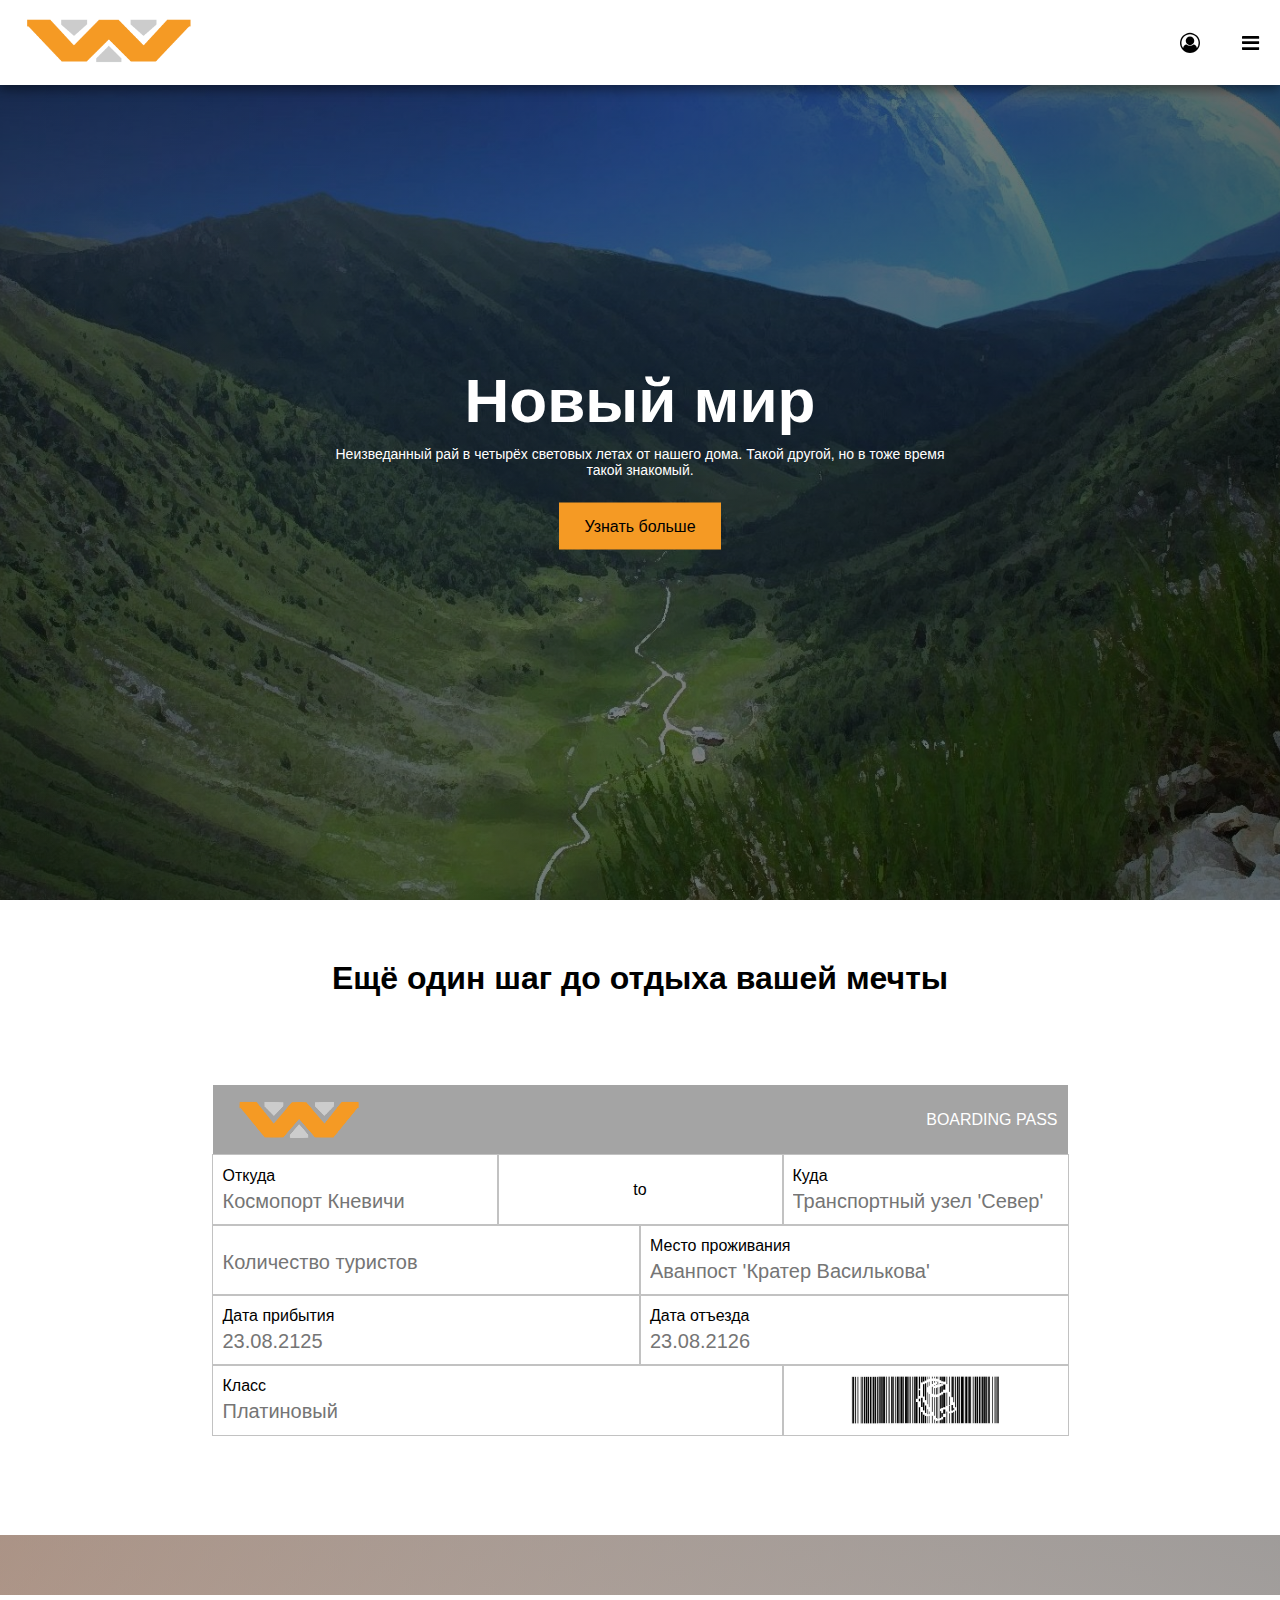
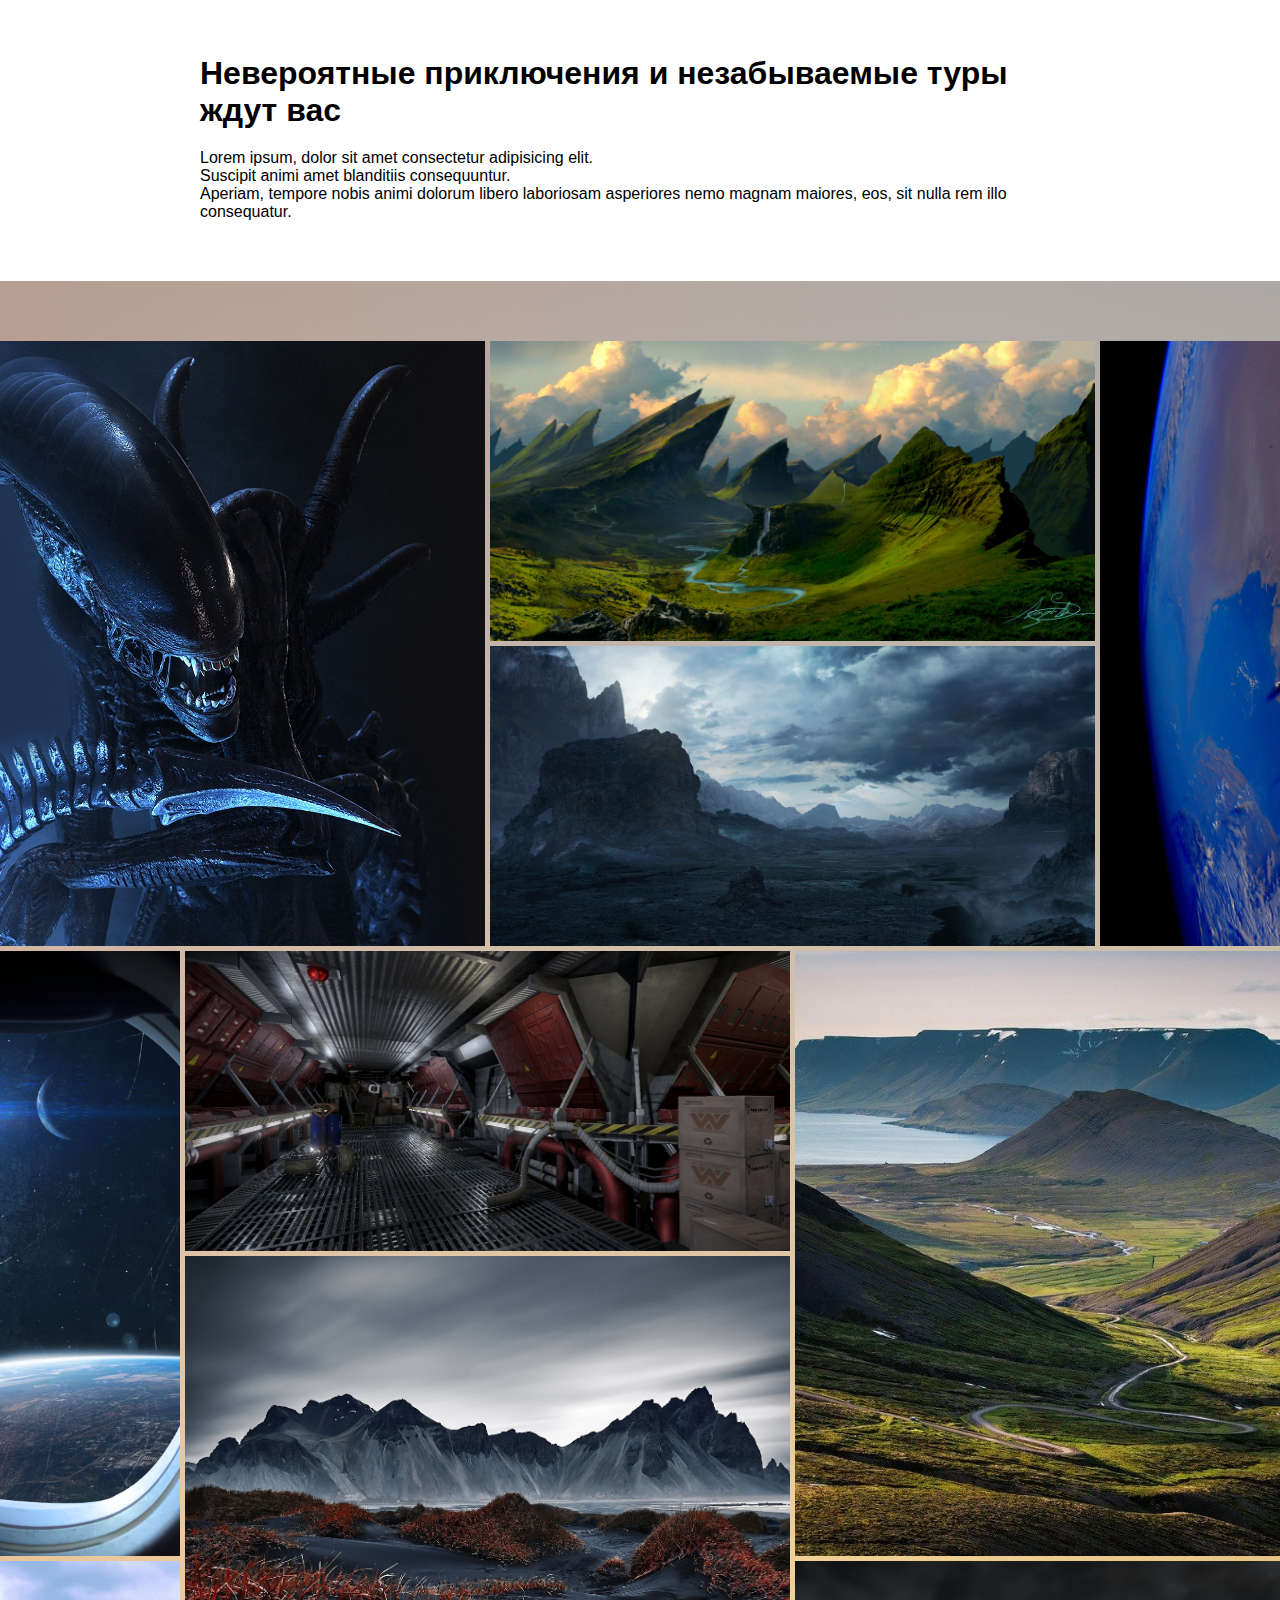
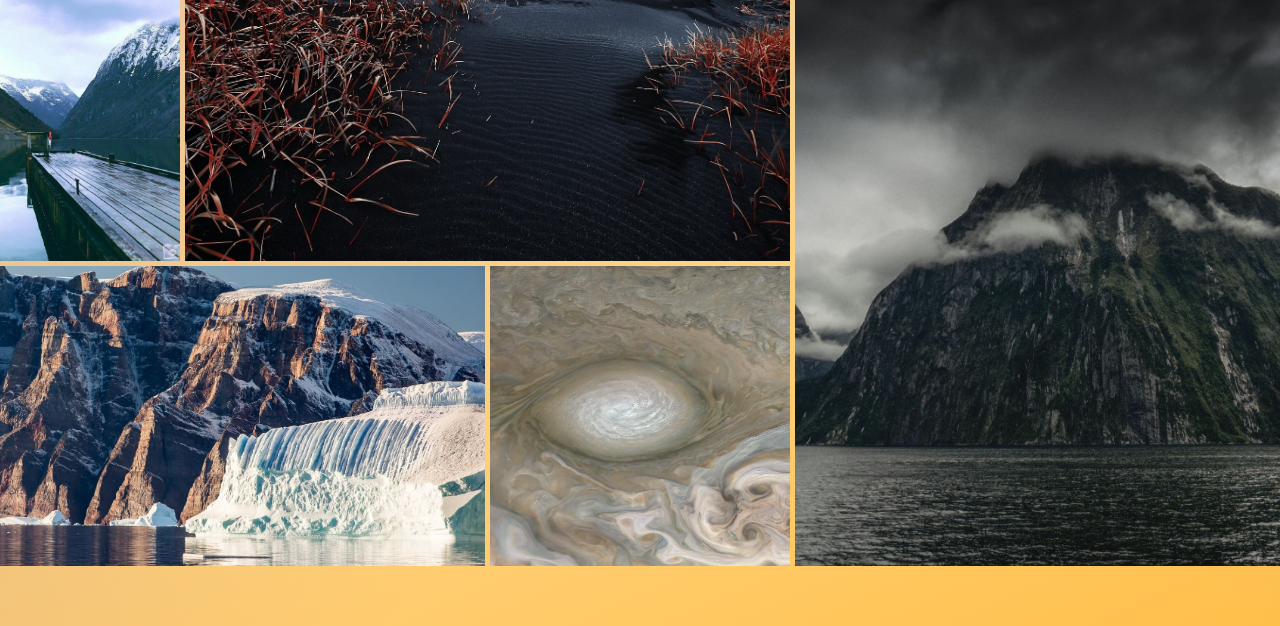
<file: index.html>
<!DOCTYPE html>
<html>
    <head>
        <title>Among us</title>
        <link rel="stylesheet" href="style.css">
        <link rel="stylesheet" href="https://cdnjs.cloudflare.com/ajax/libs/font-awesome/4.7.0/css/font-awesome.min.css">
        <script defer src="app.js"></script>
    </head>
    <body>

        <div class="menu" id="menu">
            <div><i class="fa fa-close" onclick="hideMenu()"></i></div>
            <a>Log in</a>
            <a>Sign in</a>
            <a>Last post</a>
        </div>

        <!---------------------------------------------------header------------------------------------------------------->
        <section class="header">
            <nav>
                <a href="index.html"><img src="images/logo.png"></a>
                <div class="navthings">
                        <i class="fa fa-user-circle-o" ></i>
                        <i class="fa fa-bars" onclick="showMenu()"></i>
                </div>
            </nav>

            <div class="text-box">
                <h1>Новый мир</h1>
                <p>Неизведанный рай в четырёх световых летах от нашего дома. Такой другой, но в тоже время такой знакомый.</p>
                <a class="button" href="login.html">Узнать больше</a>
            </div>
        </section>

        <!---------------------------------------------------regestration-------------------------------------------------->

        <section class="regestration">
            <h1>Ещё один шаг до отдыха вашей мечты</h1><br>
            <form id="grid">
                <div class="grid-element logo">
                    <img src="images/logo-mask.png">
                </div>
                <div class="grid-element name">
                    BOARDING PASS
                </div>
                <div class="grid-element depart">
                    <a>Откуда</a>
                    <input type="text" placeholder="Космопорт Кневичи">
                </div>
                <div class="grid-element to">
                    to
                </div>
                <div id="focusDiv" class="grid-element arrive">
                    <a>Куда</a>
                    <input type="text" placeholder="Транспортный узел 'Север'">
                </div>
                <div class="grid-element tourist" >
                    <input type="number" placeholder="Количество туристов">
                </div>
                <div class="grid-element home">
                    <a>Место проживания</a>
                    <input type="text" placeholder="Аванпост 'Кратер Василькова'">
                </div>
                <div class="grid-element date-dep">
                    <a>Дата отъезда</a>
                    <input required="" type="text" class="form-control" placeholder="23.08.2126" onfocus="(this.type='date')" onblur="if(this.value==''){this.type='text'}">
                </div>
                <div class="grid-element date-arr">
                    <a>Дата прибытия</a>
                    <input required="" type="text" class="form-control" placeholder="23.08.2125" onfocus="(this.type='date')" onblur="if(this.value==''){this.type='text'}">
                </div>
                <div class="grid-element class-type">
                    <a>Класс</a>
                    <input type="text" placeholder="Платиновый">
                </div>
                <div class="grid-element qr">
                    <img src="images/amogus.jpg">
                </div>
            </form>
        </section>

        <!---------------------------------------------------Gallery---------------------------------------------------------->

        <section class="gallery">
            <div class="promo1">
                <h1>Невероятные приключения и незабываемые туры ждут вас</h1>
                <p>Lorem ipsum, dolor sit amet consectetur adipisicing elit.
                <br>Suscipit animi amet blanditiis consequuntur.
                <br>Aperiam, tempore nobis animi dolorum libero laboriosam asperiores nemo magnam maiores, eos, sit nulla rem illo consequatur.</p>
            </div>
            <div class="grid-wrapper">
                <div class="image one">
                    <img src="images/1.jpeg">
                    <div class="overlay">
                        <div class="text-body">
                            <h1>Замечательная фауна Ахерона</h1>
                            <p>Познакомтесь с самыми симпатичными обитателями<br>LV-426</p>
                        </div>
                    </div>
                </div>
                <div class="image two">
                    <img src="images/2.jpg">
                    <div class="overlay">
                        <div class="text-body">
                            <h1>Suscipit animi amet blanditiis consequuntur.</h1>
                            <p>Lorem ipsum, dolor sit amet consectetur adipisicing elit.</p>
                        </div>
                    </div>
                </div>
                <div class="image three">
                    <img src="images/3.jpg">
                    <div class="overlay">
                        <div class="text-body">
                            <h1>Suscipit animi amet blanditiis consequuntur.</h1>
                            <p>Lorem ipsum, dolor sit amet consectetur adipisicing elit.</p>
                        </div>
                    </div>
                </div>
                <div class="image four">
                    <img src="images/4.jpg">
                    <div class="overlay">
                        <div class="text-body">
                            <h1>Suscipit animi amet blanditiis consequuntur.</h1>
                            <p>Lorem ipsum, dolor sit amet consectetur adipisicing elit.</p>
                        </div>
                    </div>
                </div>
                <div class="image five">
                    <img src="images/5.png">
                    <div class="overlay">
                        <div class="text-body">
                            <h1>Suscipit animi amet blanditiis consequuntur.</h1>
                            <p>Lorem ipsum, dolor sit amet consectetur adipisicing elit.</p>
                        </div>
                    </div>
                </div>
                <div class="image six">
                    <img src="images/6.jpg">
                    <div class="overlay">
                        <div class="text-body">
                            <h1>Suscipit animi amet blanditiis consequuntur.</h1>
                            <p>Lorem ipsum, dolor sit amet consectetur adipisicing elit.</p>
                        </div>
                    </div>
                </div>
                <div class="image seven">
                    <img src="images/7.jpg">
                    <div class="overlay">
                        <div class="text-body">
                            <h1>Suscipit animi amet blanditiis consequuntur.</h1>
                            <p>Lorem ipsum, dolor sit amet consectetur adipisicing elit.</p>
                        </div>
                    </div>
                </div>
                <div class="image eight">
                    <img src="images/8.jpg">
                    <div class="overlay">
                        <div class="text-body">
                            <h1>Suscipit animi amet blanditiis consequuntur.</h1>
                            <p>Lorem ipsum, dolor sit amet consectetur adipisicing elit.</p>
                        </div>
                    </div>
                </div>
                <div class="image nine">
                    <img src="images/9.jpg">
                    <div class="overlay">
                        <div class="text-body">
                            <h1>Suscipit animi amet blanditiis consequuntur.</h1>
                            <p>Lorem ipsum, dolor sit amet consectetur adipisicing elit.</p>
                        </div>
                    </div>
                </div>
                <div class="image ten">
                    <img src="images/10.jpg">
                    <div class="overlay">
                        <div class="text-body">
                            <h1>Suscipit animi amet blanditiis consequuntur.</h1>
                            <p>Lorem ipsum, dolor sit amet consectetur adipisicing elit.</p>
                        </div>
                    </div>
                </div>
                <div class="image eleven">
                    <img src="images/11.jpg">
                    <div class="overlay">
                        <div class="text-body">
                            <h1>Suscipit animi amet blanditiis consequuntur.</h1>
                            <p>Lorem ipsum, dolor sit amet consectetur adipisicing elit.</p>
                        </div>
                    </div>
                </div>
                <div class="image twelve">
                    <img src="images/12.jpg">
                    <div class="overlay">
                        <div class="text-body">
                            <h1>Suscipit animi amet blanditiis consequuntur.</h1>
                            <p>Lorem ipsum, dolor sit amet consectetur adipisicing elit.</p>
                        </div>
                    </div>
                </div>
            </div>
        </section>
    </body>
</html>
</file>
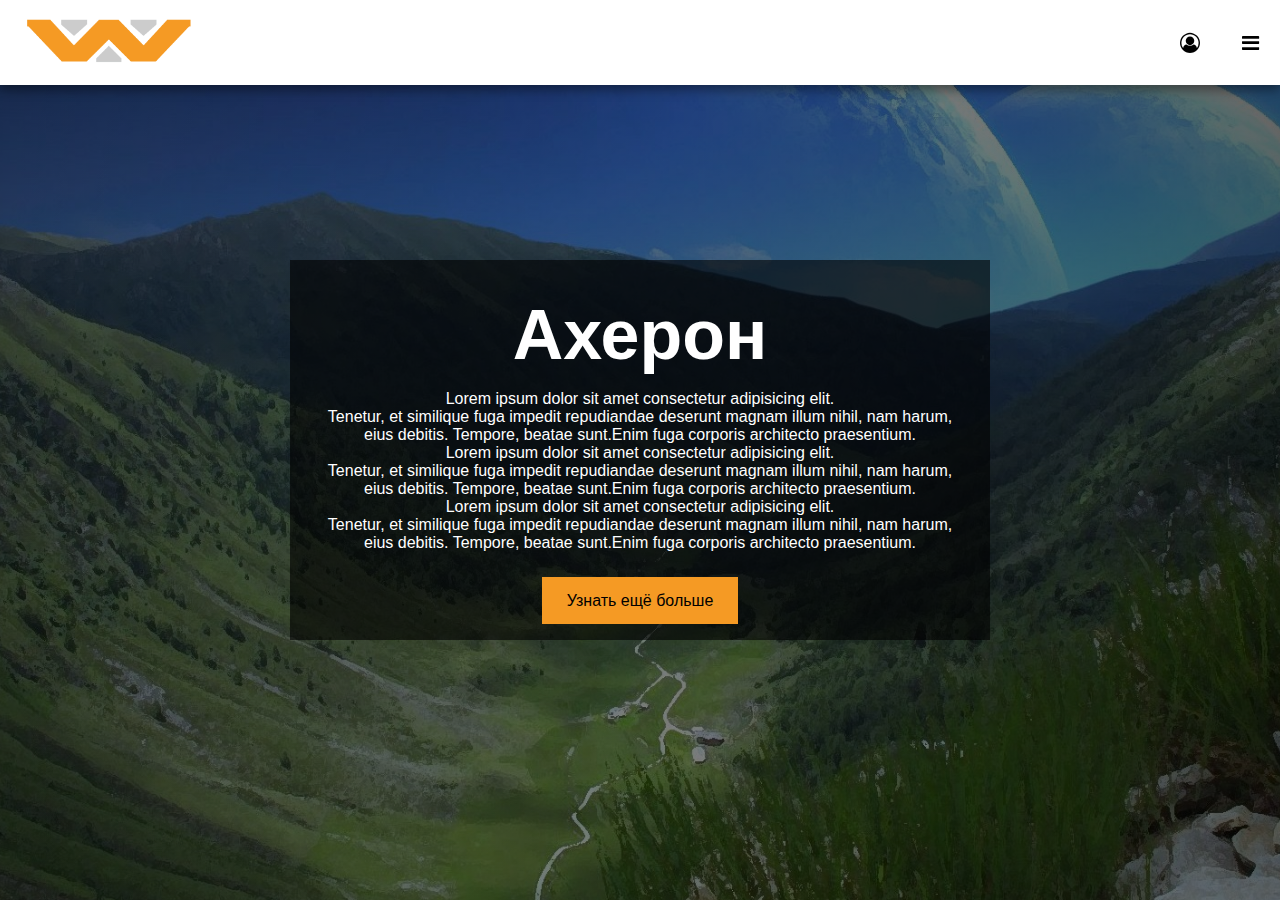
<file: login.html>
<!DOCTYPE html>
<html>
    <head>
        <title>Among us</title>
        <link rel="stylesheet" href="style.css">
        <link rel="stylesheet" href="https://cdnjs.cloudflare.com/ajax/libs/font-awesome/4.7.0/css/font-awesome.min.css">
        <script defer src="app.js"></script>
    </head>
    <body>

        <div class="menu" id="menu">
            <div><i class="fa fa-close" onclick="hideMenu()"></i></div>
            <a>Log in</a>
            <a>Sign in</a>
            <a>Last post</a>
        </div>

        <!---------------------------------------------------header------------------------------------------------------->
        <section class="header">
            <nav>
                <a href="index.html"><img src="images/logo.png"></a>
                <div class="navthings">
                        <i class="fa fa-user-circle-o" ></i>
                        <i class="fa fa-bars" onclick="showMenu()"></i>
                </div>
            </nav>

            <div class="text-box login">
                <h1>Ахерон</h1>
                <p>Lorem ipsum dolor sit amet consectetur adipisicing elit.<br>
                    Tenetur, et similique fuga impedit repudiandae deserunt magnam illum nihil, nam harum,<br>
                    eius debitis. Tempore, beatae sunt.Enim fuga corporis architecto praesentium.<br>
                    Lorem ipsum dolor sit amet consectetur adipisicing elit.<br>
                    Tenetur, et similique fuga impedit repudiandae deserunt magnam illum nihil, nam harum,<br>
                    eius debitis. Tempore, beatae sunt.Enim fuga corporis architecto praesentium.<br>
                    Lorem ipsum dolor sit amet consectetur adipisicing elit.<br>
                    Tenetur, et similique fuga impedit repudiandae deserunt magnam illum nihil, nam harum,<br>
                    eius debitis. Tempore, beatae sunt.Enim fuga corporis architecto praesentium.<br>
                </p>
                <a class="button" href="https://avp.fandom.com/ru/wiki/%D0%90%D1%85%D0%B5%D1%80%D0%BE%D0%BD_(LV-426)?so=search">Узнать ещё больше</a>
            </div>
        </section>
    </body>
</html>
</file>
<file: style.css>
*{
    margin: 0;
    padding: 0;
    font-family: Arial, Helvetica, sans-serif;
}

/*------------------------------------------------------------------------------------------------------------------------------------------------*/
/*--------------------------------------------------------------------  Header----------------------------------------------------------------------*/
/*------------------------------------------------------------------------------------------------------------------------------------------------*/

.header{
    min-height: 100vh;
    width: 100%;
    position: relative;
    background-image:
    linear-gradient(-90deg,rgba(0, 0, 0, 0.6),transparent),
    linear-gradient(90deg,rgba(0, 0, 0, 0.6),transparent),
    url("images/banner.jpg");
    background-size: cover;
    background-position: center;
    position: relative;
}

/*------------------------------------------------------------------nav------------------------------------------------------------------*/

nav{
    position: fixed;
    z-index: 9998;
    width: 100%;
    display: flex;
    justify-content: space-between;
    align-items: center;
    background-color: white;
    box-shadow: 0 5px 10px rgba(0, 0, 0, 0.4);
}

nav img{
    padding-left: 25px;
    padding-bottom: 3px;
    padding-top: 3px;
    width: 170px;
}

nav .fa{
    font-size: 20px;
    transition: 0.5s;
}

nav .fa:hover{
    color: rgb(245, 154, 36);
    background: linear-gradient(rgb(230, 230, 230,0.8) 5%,transparent),
    linear-gradient(90deg,rgb(180, 180, 180,0.8) 5%,transparent),
    linear-gradient(180deg,rgb(180, 180, 180,0.8) 5%,transparent);
}

/*------------------------------------------------------------------navthings------------------------------------------------------------------*/

.navthings{
    display: flex;
    justify-content: space-between;
}

.navthings i{
    width: 60px;
    height: 85px;
    display: flex;
    justify-content: center;
    align-items: center;
    font-size: 20px;
    cursor: pointer;
}

/*------------------------------------------------------------------text-box------------------------------------------------------------------*/


.text-box{
    width: 50%;
    color: white;
    position: absolute;
    top: 50%;
    left: 50%;
    transform: translate(-50%,-50%);
    text-align: center;
}

.text-box h1{
    font-size: 62px;
}

.text-box p{
    font-size: 14px;
    margin: 10px 0 40px;
}
 
.text-box .button{
    text-decoration: none;
    cursor: pointer;
    color: black;
    background-color: rgb(245, 154, 36);
    padding: 15px 25px;
}

.button span{
    overflow: hidden;
    margin-left: 10px;
    width: 100px;
    transition: 0.5s; 
}
.button:hover span{
    width: 10px;
}

.text-box.login{
    background-color: rgba(0, 0, 0, 0.6);
    padding: 30px;
}
.text-box.login h1{
    padding: 5px;
    font-size: 70px;
}

.text-box.login p{
    font-size: 16px;
}

/*------------------------------------------------------------------menu------------------------------------------------------------------*/


.menu{
    position: fixed;
    display: flex;  
    flex-direction: column;
    height: 100vh;
    width: 360px;
    background: linear-gradient(to right,rgb(219, 219, 219),white 10px);
    top: 0px;
    right: -360px;
    transition: 0.5s;
    z-index: 9999;
}

.menu i{
    width: 60px;
    height: 85px;
    display: flex;
    justify-content: center;
    align-items: center;
    font-size: 20px;
    cursor: pointer;
}

.menu .fa{
    font-size: 20px;
    transition: 0.5s;
}

.menu .fa:hover{
    color: rgb(245, 154, 36);
}


.menu div{
    width: 100%;
    display: flex;
    justify-content: end;
}

.menu a{
    padding-left: 10px;
    position: relative;
    text-decoration: none;
    cursor: pointer;
    color: black;
    margin: 20px 20px;
    font-size: 20px;
}

.menu a::after{
    content: '';
    height: 3px;
    width: 0;
    background-color: rgb(240, 117, 46);
    position: absolute;
    left: 0;
    bottom: -10px;
    transition: ease-out  0.5s;
}

.menu a:hover::after{
    width: 40%;
}

/*------------------------------------------------------------------------------------------------------------------------------------------------*/
/*-----------------------------------------------------------------Registration-------------------------------------------------------------------*/
/*------------------------------------------------------------------------------------------------------------------------------------------------*/

.regestration h1{
    margin-top: 40px;
    margin-bottom: 30px;
}

.regestration{
    padding:20px 60px;
    display: flex;
    flex-direction: column;
    align-items: center;
}

.regestration form{
    margin-top: 40px;
    margin-bottom: 80px;
    height: auto;
    display: grid;
    grid-template-columns: repeat(6,1fr);
    grid-template-rows: repeat(5,1fr);
    
}

.regestration form .grid-element{  
    display: flex;
    outline: solid 1px rgb(194, 194, 194);
    flex-direction: column;
    justify-content: center;
    cursor: pointer;
    padding: 10px;
}

.regestration form .grid-element input{
    border: none;
    cursor: pointer;
    text-decoration: none;
    margin-top: 5px;
    font-size: 20px;
}

.regestration form .grid-element input:focus{
    border: none;
    outline: none;
    text-decoration: none;
}

.regestration form .grid-element.logo{
    cursor:default;
    outline: none;
    background-color: rgba(141, 141, 141, 0.8);
    grid-row: 1/span 1;
    grid-column: 1/span 3;
}

.regestration form .grid-element.logo img{
    height: 50px;
    width: 150px;
}


.regestration form .grid-element.name{
    outline: none;
    cursor:default;
    background-color: rgba(141, 141, 141, 0.8);
    color: white;
    display: flex;
    flex-direction: row;
    align-items: center;
    justify-content: end;
    grid-row: 1/span 1;
    grid-column: 4/span 3;
}

.regestration form .grid-element.depart{
    grid-row: 2/span 1;
    grid-column: 1/span 2;
}

.regestration form .grid-element.to{
    flex-direction: row;
    justify-content: center;
    align-items: center;
    cursor:default;
    grid-row: 2/span 1;
    grid-column: 3/span 2;
}

.regestration form .grid-element.arrive{
    grid-row: 2/span 1;
    grid-column: 5/span 2;
}

.regestration form .grid-element.tourist{
    grid-row: 3/span 1;
    grid-column: 1/span 3;
}

.regestration form .grid-element.home{
    grid-row: 3/span 1;
    grid-column: 4/span 3;
}

.regestration form .grid-element.date-arr{
    grid-row: 4/span 1;
    grid-column: 1/span 3;
}

.regestration form .grid-element.date-dep{
    grid-row: 4/span 1;
    grid-column: 4/span 3;
}

.regestration form .grid-element.class-type{
    grid-row: 5/span 1;
    grid-column: 1/span 4;
}

.regestration form .grid-element.qr{
    flex-direction: row;
    justify-content: center;
    align-items: center;
    cursor:default;
    grid-row: 5/span 1;
    grid-column: 5/span 2;
}

.regestration form .grid-element.qr img{
    height: 50px;
    width: 150px;
}
/*------------------------------------------------------------------------------------------------------------------------------------------------*/
/*-----------------------------------------------------------------Gallery------------------------------------------------------------------------*/
/*------------------------------------------------------------------------------------------------------------------------------------------------*/

.promo1{
    display: flex;
    flex-direction: column;
    justify-content: center;
    background-color: rgb(255, 255, 255);
    margin-top: 60px;
    padding: 60px 200px;
    box-shadow: none;
    transition: 0.5s;
}

.promo1 p{
    margin-top: 20px;
}

.promo1:hover{
    box-shadow: 12px 12px rgba(31, 56, 77, 0.651);
}

.gallery{
    background: linear-gradient(217deg, rgba(141, 141, 141, 0.8), rgba(255,0,0,0) 70.71%),
    linear-gradient(127deg, rgba(182, 127, 96, 0.8), rgba(0,255,0,0) 70.71%),
    linear-gradient(336deg, rgba(255, 176, 29, 0.8), rgba(0,0,255,0) 70.71%);
    display: flex;
    flex-direction: column;
    align-items: center;
}

.grid-wrapper{
    padding: 60px;
    display: grid;
    grid-template-columns: repeat(5, 300px);
    grid-template-rows: repeat(6, 300px); 
    grid-gap: 5px;
}

.image{
    position: relative;
}

.image.one{
    grid-row: 1/span 2;
    grid-column: 1/span 2;
}

.image.two{
    grid-row: 1/span 1;
    grid-column: 3/span 2;
}

.image.three{
    grid-row: 2/span 1;
    grid-column: 3/span 2;
}

.image.four{
    grid-row: 1/span 2;
    grid-column: 5/span 1;
}

.image.five{
    grid-row: 3/span 2;
    grid-column: 1/span 1;
}

.image.six{
    grid-row: 3/span 1;
    grid-column: 2/span 2;
}

.image.seven{
    grid-row: 4/span 2;
    grid-column: 2/span 2;
}

.image.eight{
    grid-row: 3/span 2;
    grid-column: 4/span 2;
}

.image.nine{
    grid-row: 5/span 1;
    grid-column: 1/span 1;
}

.image.ten{
    grid-row: 6/span 1;
    grid-column: 1/span 2;
}

.image.eleven{
    grid-row: 6/span 1;
    grid-column: 3/span 1;
}

.image.twelve{
    grid-row: 5/span 2;
    grid-column: 4/span 2;
}

.image img{
    object-fit: cover;
    display: block;
    width: 100%;
    height: 100%;
}

.overlay{
    opacity: 0;
    position: absolute;
    top: 0;
    color: white;
    left: 0;
    background-color: rgba(0, 0, 0, 0.6);
    height: 100%;
    width: 100%;
    display: flex;
    flex-direction: column;
    justify-content: end;
    transition: 0.5s;
    cursor: pointer;
}

.text-body{
    border-left: solid white 3px;
    padding-left: 20px;
    margin: 30px;
    transform: translateY(20px);
    transition: 0.5s;
}

.overlay:hover .text-body{
    transform: translateY(0);
}

.overlay:hover{
    opacity: 1;
}
</file>
